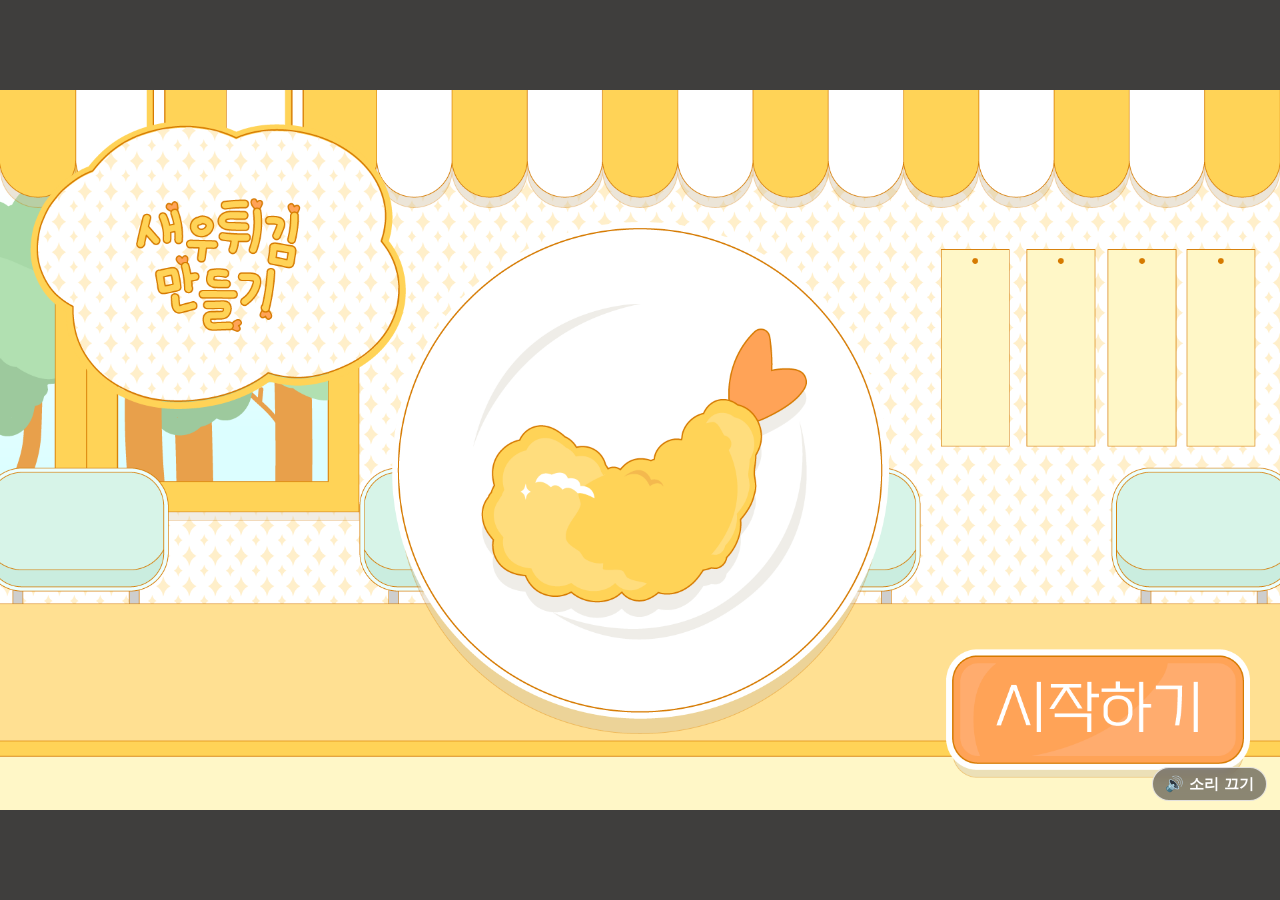
<file: shrimp_game/index.html>
<!DOCTYPE html>
<html lang="ko">
<head>
  <meta charset="UTF-8">
  <meta name="viewport" content="width=device-width, initial-scale=1.0">
  <title>새우튀김 만들기</title>
  <link rel="stylesheet" href="css/style.css">
  <script src="js/audio.js" defer></script>
  <script src="js/script.js" defer></script>
</head>
<body>
  <!-- 게임 화면 전체 -->
  <main class="game-stage" id="gameStage">

<img class="background" src="images/scene1/background.png" alt="배경">
<img class="layer title-board" src="images/scene1/title-board.png" alt="새우튀김 만들기">

<img class="layer plate" src="images/scene1/plate.png" alt="">

<img class="layer shrimp" src="images/scene1/shrimp.png" alt="새우튀김">

<div class="layer button-layer" id="buttonLayer">
  <img src="images/scene1/start-button.png" alt="">
  <button class="start-button" id="startButton" type="button" aria-label="게임 시작하기"></button>
</div>

<!-- 두 번째 장면 -->
<div class="scene-two" id="sceneTwo">

  <img src="images/scene2/background.png"
       class="scene2-background" alt="">

  <img src="images/scene2/character.png"
       class="scene2-character" alt="">

  <img src="images/scene2/speech1.png"
       class="scene2-bubble bubble-one" alt="">

  <img src="images/scene2/speech2.png"
       class="scene2-bubble bubble-two" alt="">

</div>
<!-- ==================================================
     세 번째 장면 : 새우튀김 만들기 안내 화면
     ================================================== -->

<div class="scene-three" id="sceneThree">

  <!-- 위에서 내려오는 안내 화면 -->
  <img
    src="images/scene3/info.png"
    class="scene3-info"
    alt="새우튀김 만들기 안내"
  >
  <!-- 안내 화면 진입 후 3초 뒤 나타나는 확인 버튼. INFO와 함께 퇴장합니다. -->
  <div id="scene3Okay" class="scene3-okay" aria-hidden="true">
    <img src="images/scene3/okay.png" class="scene3-okay-art" alt="">
    <button id="scene3OkayButton" class="scene3-okay-button" type="button"
            aria-label="좋아요, 게임 시작" disabled></button>
  </div>

</div>


<!-- ==================================================
     네 번째 장면 : 수중 게임
     ================================================== -->
<div class="scene-four" id="sceneFour">

  <!-- 1) 배경 -->
  <img
    src="images/scene4/underwater.png"
    class="scene4-background"
    alt=""
  >

  <!-- 2) 게임 프레임 -->
  <img
    src="images/scene4/frame1.png"
    class="scene4-frame"
    alt=""
  >

  <!-- 3) 새우튀김 피스 기본 UI -->
  <img
    src="images/scene4/0piece.png"
    class="scene4-piece-base"
    id="scene4PieceBase"
    alt=""
  >

<!-- 아래쪽 다이아 5개: 기본 흰색 -->
<img
  src="images/scene4/eatdia.png"
  class="scene4-piece-empty"
  alt=""
>

<!-- 먹은 개수만큼 노란색으로 채우는 이미지 -->
<img
  src="images/scene4/eatdia.png"
  class="scene4-piece-fill"
  id="scene4PieceFill"
  alt=""
>

<img
  src="images/scene4/arrows.png"
  class="scene4-arrows"
  alt=""
>



  <!-- 화살표 클릭 영역 -->
  <button
    class="scene4-arrow-btn scene4-arrow-left"
    id="scene4ArrowLeft"
    type="button"
    aria-label="왼쪽으로 이동"
  ></button>

  <button
    class="scene4-arrow-btn scene4-arrow-right"
    id="scene4ArrowRight"
    type="button"
    aria-label="오른쪽으로 이동"
  ></button>

  <!-- 6) 살아있는 새우 -->
  <img
    src="images/scene4/liveshrimp.png"
    class="scene4-shrimp"
    id="scene4Shrimp"
    alt=""
  >

  <!-- 7) 떨어지는 다이아 먹이 -->
  <div class="scene4-food-layer" id="scene4FoodLayer"></div>

  <!-- 8) 작은 물방울 -->
  <div class="scene4-bubble-layer" id="scene4BubbleLayer"></div>

  <!-- 9) 성공 연출 -->
  <img
    src="images/scene4/success.png"
    class="scene4-success"
    id="scene4Success"
    alt=""
  >

  <!-- 10) 새우튀김 피스 보상 -->
  <img
    src="images/scene4/piece.png"
    class="scene4-reward-piece"
    id="scene4RewardPiece"
    alt=""
  >

  <!-- 11) 시작 안내판 뒤의 하얀 뿌연 레이어 -->
  <div
    class="scene4-intro-backdrop"
    id="scene4IntroBackdrop"
  ></div>

  <!-- 12) 시작 안내판 -->
  <div class="scene4-intro" id="scene4Intro">
    <img
      src="images/scene4/1button.png"
      class="scene4-intro-panel"
      alt=""
    >

    <!-- 시작하려면 클릭하세요 영역 -->
    <button
      class="scene4-intro-start"
      id="scene4IntroStart"
      type="button"
      aria-label="게임 시작하기"
    ></button>
  </div>

</div>


<!-- ==================================================
     다섯 번째 장면 : 다음 배경
     ================================================== -->
<div class="scene-five" id="sceneFive">
  <img src="images/scene5/background5.png" class="scene5-background" alt="">

  <!-- 뒤쪽: 완성된 포장 이미지 (frame2 아래) -->
  <img id="scene5Packed" class="scene5-full scene5-packed" src="images/scene5/packed.png" alt="">
  <!-- 마우스를 따라 이동하는 장갑/용기/비닐: 프레임 바로 아래 -->
  <img id="scene5Held" class="scene5-full scene5-held" alt="">
  <!-- 프레임과 우측 상단 누적 보석 게이지 -->
  <img class="scene5-full scene5-frame" src="images/scene5/frame2.png" alt="">
  <img id="scene5Gauge" class="scene5-full scene5-gauge" src="images/scene5/1piece.png" alt="">

  <!-- 클릭 가능한 원래 자리의 도구와 새우 -->
  <img id="scene5Gloves" class="scene5-full scene5-item" src="images/scene5/gloves.png" alt="">
  <img id="scene5Package" class="scene5-full scene5-item" src="images/scene5/package.png" alt="">
  <img id="scene5Bag" class="scene5-full scene5-item" src="images/scene5/bag.png" alt="">
  <img id="scene5Shrimp" class="scene5-full scene5-item" src="images/scene5/shrimp1.png" alt="">

  <!-- 현재 차례의 오브젝트에만 노란 윤곽선이 천천히 점멸 -->
  <img id="scene5Highlight" class="scene5-full scene5-highlight" alt="">

  <!-- 대상 클릭 영역은 현재 단계의 오브젝트에만 활성화 -->
  <button id="scene5Target" class="scene5-target" type="button" aria-label="다음 작업 진행"></button>

  <!-- 보석 획득 연출과 성공 문구 -->
  <img id="scene5Reward" class="scene5-full scene5-reward" src="images/scene5/piece.png" alt="">
  <img id="scene5Success" class="scene5-full scene5-success" src="images/scene5/success.png" alt="">

  <!-- 게임 설명판: 반투명 흰 배경 위에 나타남 -->
  <div id="scene5IntroBackdrop" class="scene5-intro-backdrop"></div>
  <img id="scene5Panel" class="scene5-full scene5-panel" src="images/scene5/panel.png" alt="Stage 2 포장 안내">
  <button id="scene5Start" class="scene5-start" type="button" aria-label="포장 시작하기"></button>
</div>

<!-- 여섯 번째 장면: Stage 3 / 모든 PNG는 전체 캔버스 정렬 -->
<div id="sceneSix" class="scene-six">
  <img class="scene6-full scene6-background" src="images/scene6/background6.png" alt="">
  <img id="scene6Board" class="scene6-full scene6-board" src="images/scene6/doma.png" alt="">
  <img id="scene6Shrimp" class="scene6-full scene6-shrimp" src="images/scene6/shrimp2.png" alt="">
  <img id="scene6Salt" class="scene6-full scene6-salt" src="images/scene6/salt.png" alt="">
  <img id="scene6Fry" class="scene6-full scene6-fry" src="images/scene6/fry.png" alt="">
  <img id="scene6Highlight" class="scene6-full scene6-highlight" alt="">
  <img id="scene6Held" class="scene6-full scene6-held" alt="">
  <img id="scene6Reward" class="scene6-full scene6-reward" src="images/scene6/piece.png" alt="">
  <img class="scene6-full scene6-frame" src="images/scene6/frame6.png" alt="">
  <img id="scene6Gauge" class="scene6-full scene6-gauge" src="images/scene6/3piece.png" alt="">
  <button id="scene6Target" class="scene6-target" type="button" aria-label="다음 작업"></button>
  <div id="scene6IntroBackdrop" class="scene6-intro-backdrop"></div>
  <img id="scene6Panel" class="scene6-full scene6-panel" src="images/scene6/panel.png" alt="Stage 3 안내">
  <button id="scene6Start" class="scene6-start" type="button" aria-label="Stage 3 시작"></button>
</div>
<div id="sceneSeven" class="scene-seven">
  <img class="scene7-full scene7-background" src="images/scene7/background7.png" alt="">
  <img id="scene7Oil" class="scene7-full scene7-oil" src="images/scene7/oil.png" alt="">
  <div id="scene7BubbleLayer" class="scene7-bubble-layer" aria-hidden="true"></div>
  <div id="scene7Glow" class="scene7-glow" aria-hidden="true"></div>
  <img id="scene7Shrimp" class="scene7-full scene7-shrimp" src="images/scene7/fryshrimp.png" alt="">
  <img id="scene7HoldShrimp" class="scene7-full scene7-holdshrimp" src="images/scene7/holdshrimp.png" alt="">
  <img id="scene7Plate" class="scene7-full scene7-plate" src="images/scene7/plate.png" alt="">
  <img id="scene7Hold" class="scene7-full scene7-hold" src="images/scene7/hold.png" alt="">
  <img id="scene7Highlight" class="scene7-full scene7-highlight" alt="">
  <img id="scene7Held" class="scene7-full scene7-held" alt="">
  <img id="scene7Reward" class="scene7-full scene7-reward" src="images/scene7/piece.png" alt="">
  <img id="scene7Done" class="scene7-full scene7-done" src="images/scene7/done.png" alt="">
  <div id="scene7Confetti" class="scene7-confetti" aria-hidden="true"></div>
  <img class="scene7-full scene7-frame" src="images/scene7/frame6.png" alt="">
  <img id="scene7Gauge" class="scene7-full scene7-gauge" src="images/scene7/4piece.png" alt="">
  <button id="scene7Target" class="scene7-target" type="button" aria-label="다음 작업"></button>
</div>
<div id="sceneEight" class="scene-eight">
  <img class="scene8-background" src="images/scene8/background8.png" alt="">
</div>

<!-- 흰색 화면 전환 -->
<button id="soundToggle" type="button" aria-label="게임 소리 켜기 또는 끄기">🔊 소리 끄기</button>

<div class="white-transition" id="whiteTransition"></div>

  </main>
</body>
</html>
</file>
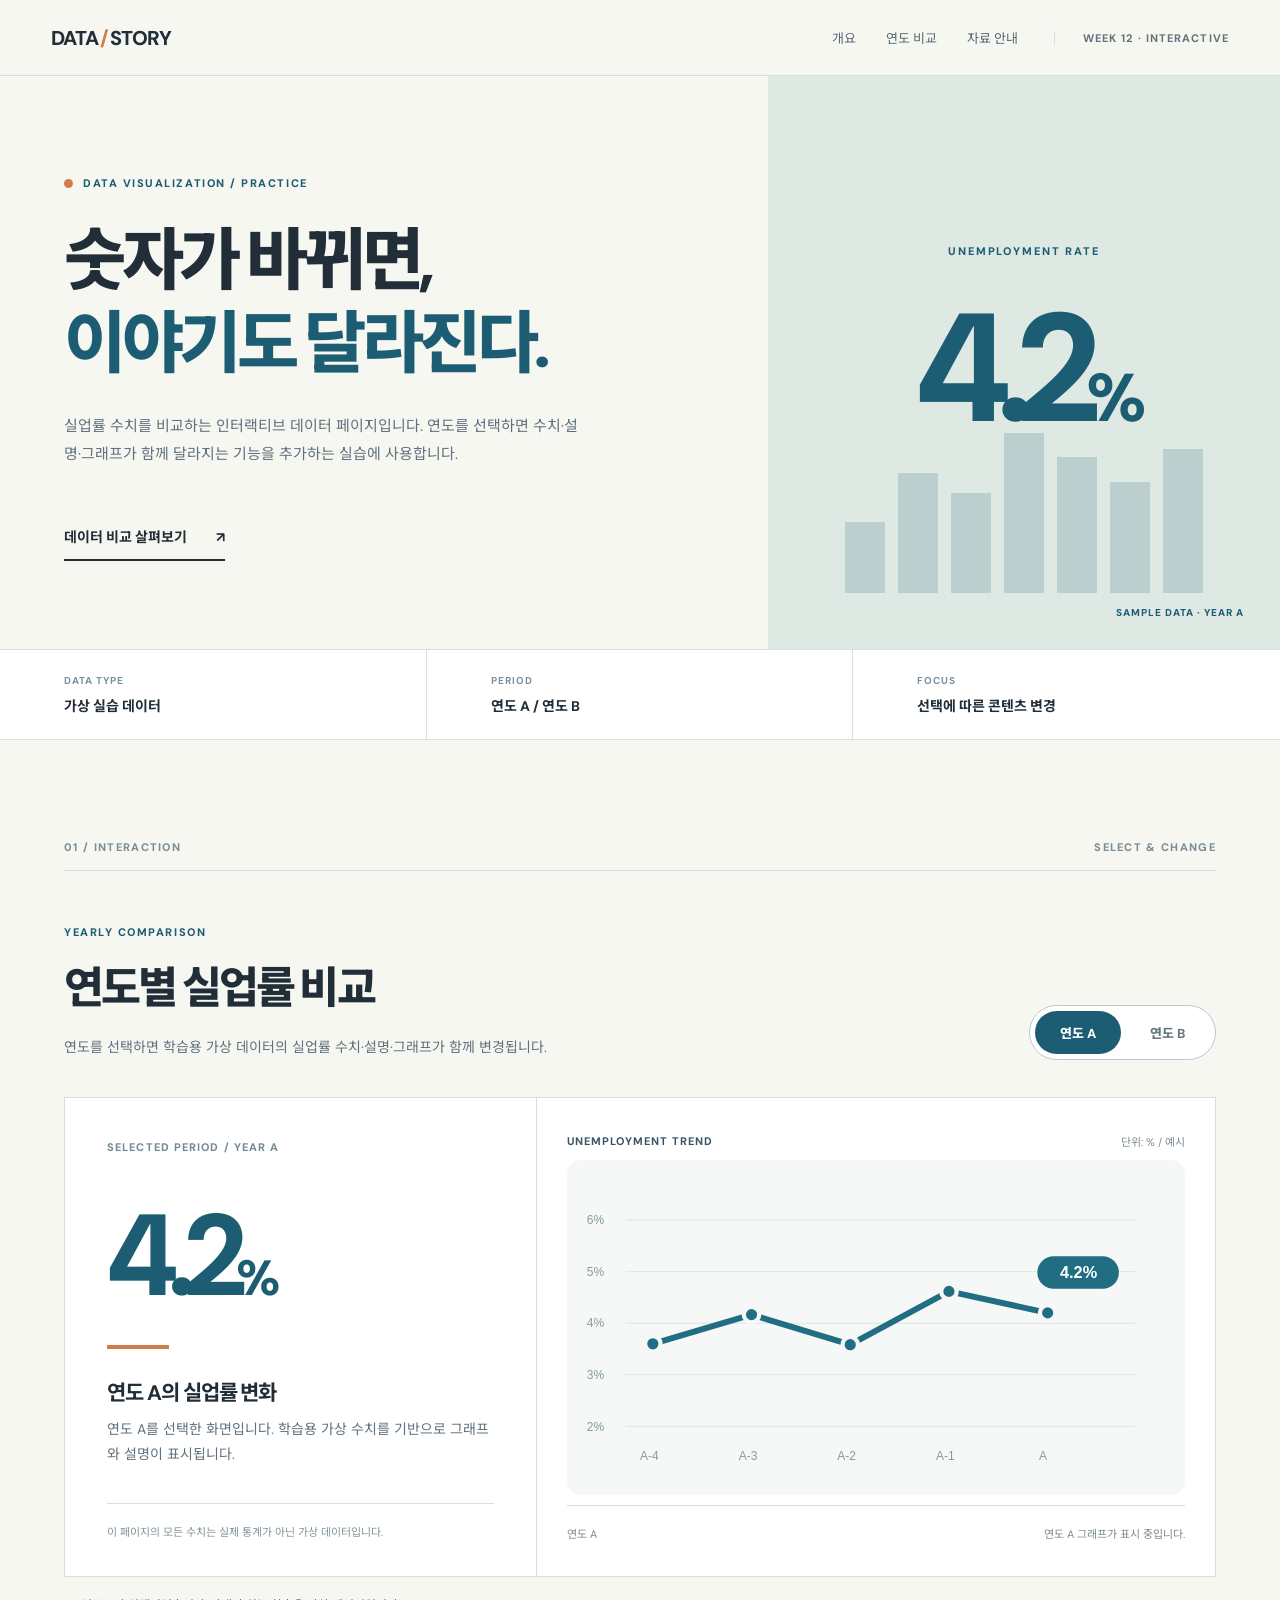
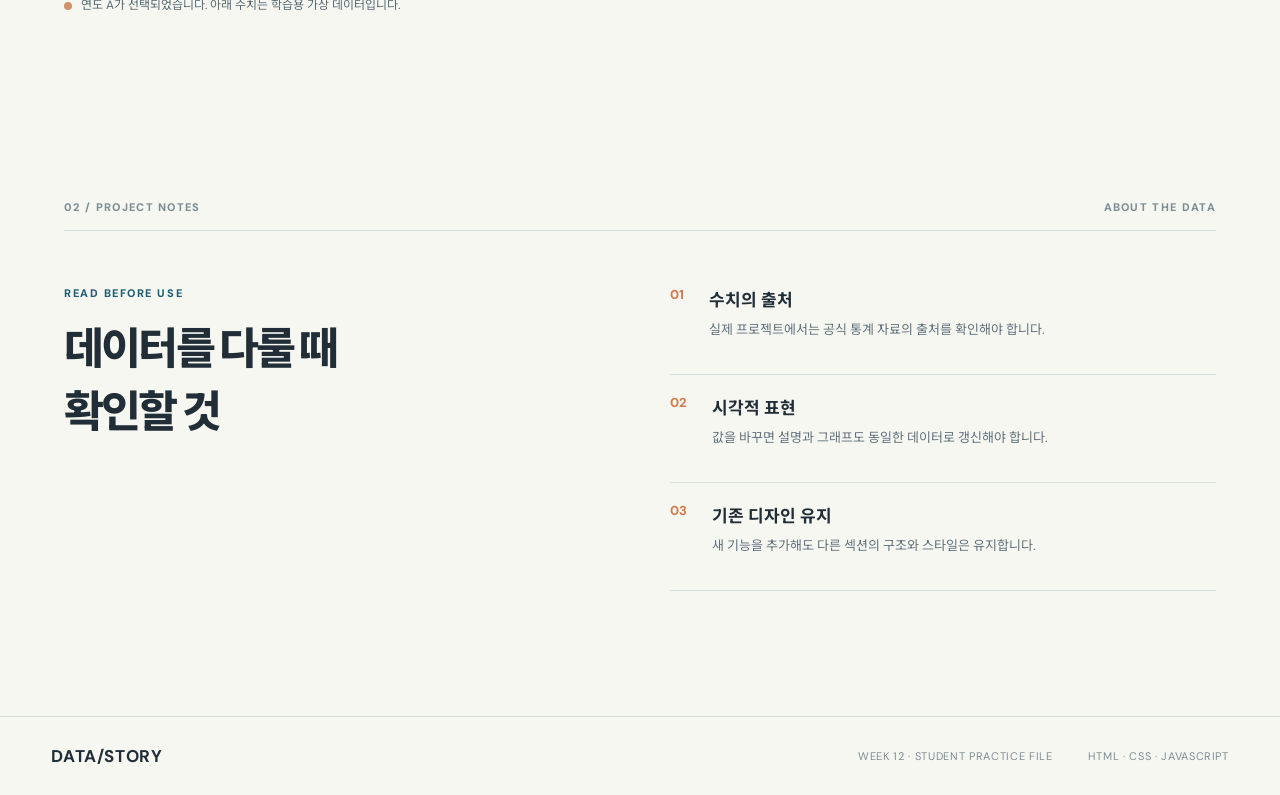
<file: week12_interactive_practice/index.html>
<!doctype html>
<html lang="ko">
<head>
  <meta charset="utf-8">
  <meta name="viewport" content="width=device-width, initial-scale=1">
  <meta name="description" content="12주차 인터랙티브반 실습: 실업률 시각화 페이지">
  <title>실업률 변화 살펴보기 | 12주차 공통 실습</title>
  <link rel="stylesheet" href="css/style.css">
</head>
<body>
  <header class="site-header">
    <a class="brand" href="#top" aria-label="데이터 스토리 첫 화면">DATA<span class="brand-mark">/</span>STORY</a>
    <nav aria-label="페이지 이동">
      <a href="#overview">개요</a>
      <a href="#unemployment-compare-section">연도 비교</a>
      <a href="#notes">자료 안내</a>
    </nav>
    <span class="course-label">WEEK 12 · INTERACTIVE</span>
  </header>

  <main id="top">
    <section class="hero" id="overview" aria-labelledby="hero-title">
      <div class="hero-content">
        <div class="eyebrow"><span class="eyebrow-dot"></span> DATA VISUALIZATION / PRACTICE</div>
        <h1 id="hero-title">숫자가 바뀌면,<br><em>이야기도 달라진다.</em></h1>
        <p class="hero-description">실업률 수치를 비교하는 인터랙티브 데이터 페이지입니다. 연도를 선택하면 수치·설명·그래프가 함께 달라지는 기능을 추가하는 실습에 사용합니다.</p>
        <a class="hero-link" href="#unemployment-compare-section">데이터 비교 살펴보기 <span aria-hidden="true">↗</span></a>
      </div>
      <div class="hero-visual" aria-hidden="true">
        <div class="hero-visual-label">UNEMPLOYMENT RATE</div>
        <div class="hero-big-number">4.2<span>%</span></div>
        <div class="hero-lines"><i></i><i></i><i></i><i></i><i></i><i></i><i></i></div>
        <div class="hero-foot">SAMPLE DATA · YEAR A</div>
      </div>
    </section>

    <section class="intro-strip" aria-label="데이터 안내">
      <div><span class="strip-label">DATA TYPE</span><strong>가상 실습 데이터</strong></div>
      <div><span class="strip-label">PERIOD</span><strong>연도 A / 연도 B</strong></div>
      <div><span class="strip-label">FOCUS</span><strong>선택에 따른 콘텐츠 변경</strong></div>
    </section>

    <section class="compare-section unemployment-compare-section reveal" id="unemployment-compare-section" aria-labelledby="compare-title">
      <div class="section-topline"><span>01 / INTERACTION</span><span>SELECT & CHANGE</span></div>
      <div class="compare-heading">
        <div>
          <p class="overline">YEARLY COMPARISON</p>
          <h2 id="compare-title">연도별 실업률 비교</h2>
          <p class="section-lead">연도를 선택하면 학습용 가상 데이터의 실업률 수치·설명·그래프가 함께 변경됩니다.</p>
        </div>
        <div class="year-selector" role="group" aria-label="연도 선택">
          <button type="button" class="year-button-a active" aria-pressed="true">연도 A</button>
          <button type="button" class="year-button-b" aria-pressed="false">연도 B</button>
        </div>
      </div>

      <div class="year-content">
        <article class="metric-panel" aria-labelledby="rate-label">
          <span class="metric-kicker" id="rate-label">SELECTED PERIOD / <span class="year-label">YEAR A</span></span>
          <div class="year-rate">4.2<span>%</span></div>
          <div class="metric-rule"></div>
          <h3 class="metric-title">연도 A의 실업률 변화</h3>
          <p class="year-description">연도 A를 선택한 화면입니다. 학습용 가상 수치를 기반으로 그래프와 설명이 표시됩니다.</p>
          <div class="metric-note">이 페이지의 모든 수치는 실제 통계가 아닌 가상 데이터입니다.</div>
        </article>
        <div class="chart-panel">
          <div class="chart-header"><strong>UNEMPLOYMENT TREND</strong><span>단위: % / 예시</span></div>
          <div class="chart-image-wrap"><img class="year-chart" src="images/year-a.svg" alt="가상 데이터 연도 A 실업률 추이 그래프"></div>
          <div class="chart-footer"><span class="chart-year">연도 A</span><span class="chart-status">연도 A 그래프가 표시 중입니다.</span></div>
        </div>
      </div>
      <p class="practice-status" role="status"><span class="status-dot"></span><span class="practice-status-message">연도 A가 선택되었습니다. 아래 수치는 학습용 가상 데이터입니다.</span></p>
    </section>

    <section class="insight-section reveal" id="notes">
      <div class="section-topline"><span>02 / PROJECT NOTES</span><span>ABOUT THE DATA</span></div>
      <div class="insight-layout">
        <div><p class="overline">READ BEFORE USE</p><h2>데이터를 다룰 때<br>확인할 것</h2></div>
        <div class="insight-list">
          <article><span>01</span><div><h3>수치의 출처</h3><p>실제 프로젝트에서는 공식 통계 자료의 출처를 확인해야 합니다.</p></div></article>
          <article><span>02</span><div><h3>시각적 표현</h3><p>값을 바꾸면 설명과 그래프도 동일한 데이터로 갱신해야 합니다.</p></div></article>
          <article><span>03</span><div><h3>기존 디자인 유지</h3><p>새 기능을 추가해도 다른 섹션의 구조와 스타일은 유지합니다.</p></div></article>
        </div>
      </div>
    </section>
  </main>
  <footer class="site-footer"><strong>DATA/STORY</strong><span>WEEK 12 · STUDENT PRACTICE FILE</span><span>HTML · CSS · JAVASCRIPT</span></footer>
  <script src="js/script.js"></script>
</body>
</html>
</file>
<file: shrimp_game/css/style.css>
/* =========================================================
   1. 기본 설정
   ========================================================= */
* {
  box-sizing: border-box;
}

html, body {
  width: 100%;
  height: 100%;
  margin: 0;
}

body {
  display: flex;
  align-items: center;
  justify-content: center;
  overflow: hidden;

  background-color: #3F3E3D;
}

@keyframes pastel-background {
  from {
    background-position: 0% 50%;
  }
  to {
    background-position: 100% 50%;
  }
}

/* =========================================================
   2. 게임 화면
   ========================================================= */

.game-stage {
  position: relative;
  flex: none;

  width: min(1280px, 100vw, 177.7778vh);
  aspect-ratio: 16 / 9;

  margin: auto;
  overflow: hidden;
  background: #fff;

  container-type: inline-size;
}

/* 첫 번째 장면 배경 */
.background {
  position: absolute;
  top: 0;
  left: 0;

  width: 100%;
  height: 100%;

  object-fit: fill;

  z-index: 1;
  pointer-events: none;
}

/* =========================================================
   3. 투명 이미지 레이어 공통 설정
   ========================================================= */
.layer {
  position: absolute;
  inset: 0;
  display: block;
  width: 100%;
  height: 100%;
  object-fit: fill;
  pointer-events: none;
}

/* 요소가 겹치는 순서 */
.title-board { z-index: 3; }
.plate       { z-index: 4; }
.shrimp      { z-index: 5; }
.button-layer {
  z-index: 6;
  transform-origin: 86% 88%;
}

/* =========================================================
   4. 새우튀김의 대기 애니메이션
   - 3초 간격으로 아주 조금만 통통 튑니다.
   - 퇴장 동작이 시작되면 JS가 이 애니메이션을 멈춥니다.
   ========================================================= */
.shrimp.is-idle {
  animation: shrimp-idle 3s ease-in-out infinite;
}

@keyframes shrimp-idle {
  /* 3초 주기 중 대부분은 가만히 있다가 두 번 연속 통통 튑니다. */
  0%, 70%, 100% {
    transform: translateY(0) rotate(0);
  }

  /* 첫 번째 점프: 기존처럼 살짝 높게 */
  76% {
    transform: translateY(-1.4%) rotate(-2deg);
  }
  81% {
    transform: translateY(0.5%) rotate(1.2deg);
  }
  84% {
    transform: translateY(0) rotate(-0.4deg);
  }

  /* 두 번째 점프: 첫 번째보다 작고 가볍게 */
  89% {
    transform: translateY(-0.7%) rotate(-1deg);
  }
  94% {
    transform: translateY(0.2%) rotate(0.6deg);
  }
  97% {
    transform: translateY(0) rotate(0);
  }
}

/* =========================================================
   5. 시작 버튼
   - 버튼 이미지 전체가 클릭/눌림 동작의 대상입니다.
   - 테두리를 별도 사각형으로 그리지 않습니다.
   ========================================================= */
.button-layer > img {
  display: block;
  width: 100%;
  height: 100%;
  object-fit: fill;
  transition: filter 140ms ease;
}

/* 이미지 위에 투명한 클릭 영역만 올립니다.
   버튼의 테두리는 이미지에 포함된 원래 모양을 그대로 사용합니다. */
.start-button {
  position: absolute;
  left: 73.7%;
  top: 77.3%;
  width: 24.2%;
  height: 18.6%;
  padding: 0;
  border: 0;
  border-radius: 0;
  outline: none;
  background: transparent;
  cursor: pointer;
  pointer-events: auto;
}

/* 마우스를 올리면 버튼 이미지에 노란색 테두리 느낌의 빛을 줍니다.
   별도 사각형 선을 그리지 않아 모서리 모양이 깨지지 않습니다. */
.button-layer:has(.start-button:hover) > img,
.button-layer:has(.start-button:focus-visible) > img {
  /* 빛 번짐 없이, 불투명한 노란색 선이 이미지 외곽을 따라 보이게 합니다. */
  filter:
    drop-shadow(1px 0 0 #ffdf00)
    drop-shadow(-1px 0 0 #ffdf00)
    drop-shadow(0 1px 0 #ffdf00)
    drop-shadow(0 -1px 0 #ffdf00);
}

/* 클릭 시 이미지 전체가 함께 아래로 눌립니다. */
.button-layer.is-pressed {
  transform: translateY(0.7%) scale(0.99);
}

/* =========================================================
   6. 시작 버튼 클릭 후 퇴장 애니메이션
   ========================================================= */
.title-board.is-exiting {
  /* 제목판은 움찔하지 않고 부드럽게 위로 사라집니다. */
  animation: title-leave 1.25s cubic-bezier(.22,.61,.36,1) forwards;
}

.plate.is-exiting {
  animation: plate-leave 1.25s cubic-bezier(.55,.02,.85,.35) forwards;
}

.shrimp.is-exiting {
  animation: shrimp-leave 1.2s cubic-bezier(.48,.02,.84,.34) forwards;
}

.button-layer.is-exiting {
  animation: button-leave 1.08s cubic-bezier(.55,.02,.85,.35) forwards;
  pointer-events: none;
}

/* 제목판: 준비 동작 없이 일정하고 부드럽게 위로 이동 */
@keyframes title-leave {
  from { transform: translateY(0); }
  to   { transform: translateY(-125%); }
}

/* 접시: 살짝 무게감 있게 위로 이동 */
@keyframes plate-leave {
  0%   { transform: translateY(0) rotate(0); }
  11%  { transform: translateY(2.5%) rotate(.8deg); }
  23%  { transform: translateY(-1%) rotate(-.5deg); }
  100% { transform: translateY(-135%) rotate(7deg); }
}

/* 새우: 접시보다 크게 흔들리고 살짝 늦게 따라갑니다. */
@keyframes shrimp-leave {
  0%   { transform: translateY(0) rotate(0); }
  9%   { transform: translateY(3.5%) rotate(-4deg); }
  20%  { transform: translateY(-1.5%) rotate(4deg); }
  31%  { transform: translateY(1%) rotate(-2deg); }
  100% { transform: translateY(-145%) rotate(-14deg); }
}

/* 버튼: 위쪽으로 움찔한 뒤 아래로 퇴장 */
@keyframes button-leave {
  0%   { transform: translateY(0.7%) scale(.99); }
  12%  { transform: translateY(-2.2%) scale(1.01); }
  100% { transform: translateY(130%) rotate(5deg); }
}

/* 사용자가 기기에서 움직임 줄이기를 설정한 경우 */
@media (prefers-reduced-motion: reduce) {
  .shrimp.is-idle {
    animation: none;
  }

  .title-board.is-exiting,
  .plate.is-exiting,
  .shrimp.is-exiting,
  .button-layer.is-exiting {
    animation-duration: .01ms;
  }
}

/* =========================
   두 번째 장면
========================= */

.scene-two {
  position: absolute;
  inset: 0;
  width: 100%;
  height: 100%;
  overflow: hidden;

  opacity: 0;
  visibility: hidden;
  z-index: 10;
}

.scene-two img {
  position: absolute;
  width: 100%;
  height: 100%;
  inset: 0;
  object-fit: fill;
  pointer-events: none;
}

/* 배경: 아주 천천히 오른쪽으로 */
.scene2-background {
  opacity: 0;
}

.scene-two.is-active .scene2-background {
  animation: background-move 7s ease-out forwards;
}

/* 인물: 아주 천천히 왼쪽으로 */
.scene2-character {
  opacity: 0;
}

.scene-two.is-active .scene2-character {
  animation: character-move 7s ease-out forwards;
}

/* 배경 이동 */
@keyframes background-move {
  from {
    opacity: 1;
    transform: translateX(0);
  }

  to {
    opacity: 1;
    transform: translateX(1.5%);
  }
}

/* 인물 이동 */
@keyframes character-move {
  from {
    opacity: 1;
    transform: translateX(0);
  }

  to {
    opacity: 1;
    transform: translateX(-1.5%);
  }
}

/* 말풍선 기본 상태 */
.scene2-bubble {
  opacity: 0;
}

/* 첫 번째 말풍선 */
.scene2-bubble.bubble-one.show {
  animation: bubble-fade-in 0.6s ease forwards;
}

/* 두 번째 말풍선 */
.scene2-bubble.bubble-two.show {
  animation: bubble-fade-in 0.6s ease forwards;
}

/* 말풍선은 움직이지 않고 부드럽게 등장 */
@keyframes bubble-fade-in {
  from {
    opacity: 0;
  }

  to {
    opacity: 1;
  }
}
/* =========================================================
   8. 흰색 화면 전환
   ========================================================= */

/* 흰색 화면 기본 상태 */
.white-transition {
  position: absolute;
  inset: 0;

  width: 100%;
  height: 100%;

  background: #ffffff;

  opacity: 0;
  visibility: hidden;

  z-index: 100;
  pointer-events: none;

  /* 0.5초 동안 부드럽게 페이드 */
  transition: opacity 0.5s ease-in-out;
}

/* 흰색 화면을 표시할 준비 */
.white-transition.is-visible {
  visibility: visible;
}

/* 완전히 흰색인 상태 */
.white-transition.is-white {
  opacity: 1;
}

/* =========================================================
   9. 세 번째 장면 : 안내 화면
   ========================================================= */

/* 안내 화면 전체 */
.scene-three {
  position: absolute;
  inset: 0;

  width: 100%;
  height: 100%;

  z-index: 30;

  /* 처음에는 화면 밖 위쪽에 위치합니다. */
  transform: translateY(-100%);

  pointer-events: none;
}

/* 안내 이미지 */
.scene3-info {
  display: block;

  width: 100%;
  height: 100%;

  object-fit: fill;
}

/* INFO와 동일한 1921×1081 기준 위치의 okay.png 오버레이 */
.scene3-okay {
  position: absolute;
  inset: 0;
  width: 100%;
  height: 100%;
  opacity: 0;
  visibility: hidden;
  pointer-events: none;
  transition: opacity .28s ease;
}
.scene3-okay.is-visible {
  opacity: 1;
  visibility: visible;
}
.scene3-okay-art {
  position: absolute;
  inset: 0;
  width: 100%;
  height: 100%;
  display: block;
  object-fit: fill;
  pointer-events: none;
}
.scene3-okay-button {
  position: absolute;
  left: 87.77%;
  top: 86.59%;
  width: 9.99%;
  height: 8.33%;
  border: 0;
  padding: 0;
  background: transparent;
  cursor: pointer;
  pointer-events: auto;
  touch-action: manipulation;
}
.scene3-okay-button:disabled { pointer-events: none; }

/* -----------------------------------------
   안내 화면이 위에서 아래로 내려오는 애니메이션
   ----------------------------------------- */

.scene-three.is-entering {
  animation: info-slide-down 0.5s
    cubic-bezier(0.16, 1, 0.3, 1) forwards;
}

@keyframes info-slide-down {

  from {
    transform: translateY(-100%);
  }

  to {
    transform: translateY(0);
  }

}


/* -----------------------------------------
   안내 화면이 아래에서 위로 올라가는 애니메이션
   ----------------------------------------- */

.scene-three.is-leaving {
  animation: info-slide-up 0.45s
    cubic-bezier(0.76, 0, 0.24, 1) forwards;
}

@keyframes info-slide-up {

  from {
    transform: translateY(0);
  }

  to {
    transform: translateY(-100%);
  }

}
/* =========================================================
   10. 네 번째 장면 : 수중 게임 화면
   ========================================================= */

/* 네 번째 장면 전체 */
.scene-four {
  position: absolute;
  inset: 0;

  width: 100%;
  height: 100%;

  overflow: hidden;

  /* 세 번째 장면 아래, 두 번째 장면 위 */
  z-index: 20;

  /* 처음에는 보이지 않습니다. */
  opacity: 0;
  visibility: hidden;
}

/* 네 번째 장면 시작 */
.scene-four.is-active {
  opacity: 1;
  visibility: visible;
}

/* 수중 배경 */
.scene4-background {
  position: absolute;
  inset: 0;

  width: 100%;
  height: 100%;

  object-fit: fill;

  z-index: 1;
}

/* =========================================================
   네 번째 장면의 추가 이미지나 버튼은
   앞으로 이 아래에 작성하면 됩니다.
   ========================================================= */

   /* =========================================================
   두 번째 장면 활성화
   ========================================================= */

.scene-two.is-active {
  opacity: 1;
  visibility: visible;
}
/* =========================================================
   11. 네 번째 장면 : 수중 게임
   ========================================================= */

.scene-four {
  position: absolute;
  inset: 0;
  width: 100%;
  height: 100%;
  overflow: hidden;

  opacity: 0;
  visibility: hidden;
  z-index: 20;
}

.scene-four.is-active {
  opacity: 1;
  visibility: visible;
}

.scene4-background,
.scene4-frame,
.scene4-piece-base,
.scene4-piece-fill,
.scene4-arrows,
.scene4-shrimp,
.scene4-success,
.scene4-reward-piece {
  position: absolute;
  inset: 0;
  width: 100%;
  height: 100%;
  object-fit: fill;
  pointer-events: none;
}

/* -------------------------
   레이어 순서
   ------------------------- */

.scene4-background { z-index: 1; }

.scene4-food-layer {
  position: absolute;
  inset: 0;
  z-index: 7;
  pointer-events: none;
}

.scene4-bubble-layer {
  position: absolute;
  inset: 0;
  z-index: 8;
  pointer-events: none;
}

.scene4-frame {
  z-index: 24;
}
.scene4-piece-base  { z-index: 10; }
.scene4-piece-fill  {
  z-index: 11;
  clip-path: inset(0 100% 0 0);
}
.scene4-arrows      { z-index: 12; }
.scene4-shrimp      {
  z-index: 13;
  transition: transform 0.28s cubic-bezier(.22,.61,.36,1);
}
.scene4-success     {
  z-index: 30;
  opacity: 0;
}
.scene4-reward-piece {
  z-index: 31;
  opacity: 0;
}

/* -------------------------
   시작 안내판과 배경 뿌옇게
   ------------------------- */

.scene4-intro-backdrop {
  position: absolute;
  inset: 0;

  background: rgba(255, 255, 255, 0.30);

  z-index: 40;
  opacity: 1;

  transition: opacity 0.55s ease;

  /* 게임 조작을 방해하지 않도록 */
  pointer-events: none;
}

.scene4-intro-backdrop.is-fading {
  opacity: 0;
  visibility: hidden;
  transition:
    opacity 0.55s ease,
    visibility 0s linear 0.55s;
}

.scene4-intro {
  position: absolute;
  inset: 0;
  z-index: 41;
  pointer-events: none;
  transform: translateY(0);
  opacity: 1;
}

.scene4-intro-panel {
  display: block;
  width: 100%;
  height: 100%;
  object-fit: fill;
  pointer-events: none;
}

/* 안내판 시작 버튼 클릭 영역 */
.scene4-intro-start {
  position: absolute;

  left: 32.7%;
  top: 67.6%;
  width: 34.6%;
  height: 14.2%;

  padding: 0;
  border: 0;
  background: transparent;

  cursor: pointer;
  pointer-events: auto;

  box-sizing: border-box;
}

/* 안내판 위로 슉 올라가며 사라짐 */
.scene4-intro.is-leaving {
  animation: scene4IntroLeave 0.55s cubic-bezier(.55,.02,.85,.35) forwards;
}

@keyframes scene4IntroLeave {
  0%   { transform: translateY(0); opacity: 1; }
  100% { transform: translateY(-110%); opacity: 0; }
}

/* 뒤의 뿌연 흰색은 서서히 사라짐 */
.scene4-intro-backdrop.is-fading {
  opacity: 0;
}

/* -------------------------
   화살표 버튼 클릭 영역
   ------------------------- */

.scene4-arrow-btn {
  position: absolute;
  z-index: 20;
  border: 0;
  background: transparent;
  cursor: pointer;
  padding: 0;
}

.scene4-arrow-left {
  left: 25.7%;
  top: 84.6%;
  width: 8.7%;
  height: 10.8%;
}

.scene4-arrow-right {
  left: 66.0%;
  top: 84.6%;
  width: 8.7%;
  height: 10.8%;
}

.scene4-arrow-btn:disabled {
  cursor: default;
  pointer-events: none;
}

/* -------------------------
   다이아 먹이
   ------------------------- */

.scene4-food {
  position: absolute;
  width: 2.3vw;
  aspect-ratio: 1 / 1;
  min-width: 24px;
  max-width: 46px;

  background: #ffffff;
  clip-path: polygon(50% 0%, 100% 50%, 50% 100%, 0% 50%);
  box-shadow:
    0 0 10px rgba(255,255,255,0.55),
    inset 0 0 4px rgba(255,255,255,0.6);

  transform: translate(-50%, -50%);
}

.scene4-food.is-caught {
  animation: scene4FoodCatch 0.28s ease-out forwards;
}

@keyframes scene4FoodCatch {
  0%   { transform: translate(-50%, -50%) scale(1); opacity: 1; }
  50%  { transform: translate(-50%, -50%) scale(1.45); opacity: 1; }
  100% { transform: translate(-50%, -50%) scale(0.3); opacity: 0; }
}

/* -------------------------
   물방울
   ------------------------- */

.scene4-bubble {
  position: absolute;
  width: var(--bubble-size);
  aspect-ratio: 1 / 1.3;
  background: rgba(255,255,255,var(--bubble-alpha));
  border-radius: 50% 50% 45% 45% / 55% 55% 45% 45%;
  pointer-events: none;
  animation: bubble-fall var(--bubble-duration) linear forwards;
}

@keyframes bubble-fall {
  from { transform: translate(-50%, -50%) translateY(0); }
  to { transform: translate(-50%, -50%) translateY(var(--bubble-distance)); }
}

/* -------------------------
   성공 연출
   ------------------------- */

.scene4-success.is-show {
  animation: scene4SuccessShow 2s ease forwards;
}

@keyframes scene4SuccessShow {
  0%   { opacity: 0; transform: scale(0.96); }
  20%  { opacity: 1; transform: scale(1); }
  70%  { opacity: 1; transform: scale(1); }
  100% { opacity: 0; transform: scale(1.03); }
}

.scene4-reward-piece.is-pop {
  animation: scene4PiecePop 0.65s cubic-bezier(.2,.9,.2,1) forwards;
}

@keyframes scene4PiecePop {
  0%   { opacity: 0; transform: scale(0.12); }
  55%  { opacity: 1; transform: scale(1.08); }
  75%  { opacity: 1; transform: scale(0.96); }
  100% { opacity: 1; transform: scale(1); }
}

.scene4-reward-piece.is-to-slot {
  animation: scene4PieceToSlot 0.75s cubic-bezier(.22,.61,.36,1) forwards;
}

@keyframes scene4PieceToSlot {
  0% {
    opacity: 1;
    transform: translate(0, 0) scale(1);
  }
  100% {
    opacity: 0;
    transform: translate(var(--piece-target-x), var(--piece-target-y)) scale(0.16);
  }
}

/* =========================================================
   12. 다섯 번째 장면
   ========================================================= */

.scene-five {
  position: absolute;
  inset: 0;
  width: 100%;
  height: 100%;
  overflow: hidden;

  opacity: 0;
  visibility: hidden;
  z-index: 25;
}

.scene-five.is-active {
  opacity: 1;
  visibility: visible;
}

.scene5-background {
  position: absolute;
  inset: 0;
  width: 100%;
  height: 100%;
  object-fit: fill;
}
/* =========================================
   SCENE 4 수정
   ========================================= */

/* 시작 버튼: 노란 테두리 9px 고정 */
.scene4-intro-start::after {
  border: 9px solid transparent;
  border-radius: 3% / 12%;
  box-shadow: none;
  box-sizing: border-box;
  pointer-events: none;
}

.scene4-intro-start:hover::after,
.scene4-intro-start:focus-visible::after {
  border-color: #ffdf00;
  box-shadow: none;
}

/* 새우는 화살표 아래 */
.scene4-shrimp {
  z-index: 14;
}

/* 화살표 이미지 */
.scene4-arrows {
  z-index: 18;
}

/* 화살표 클릭 영역 */
.scene4-arrow-btn {
  z-index: 20;
  opacity: 1;
}
/* 화살표 이미지보다 위에 다이아 게이지 */
.scene4-piece-empty {
  z-index: 22;
}

.scene4-piece-fill {
  z-index: 23;
  filter:
    brightness(0)
    saturate(100%)
    invert(79%)
    sepia(80%)
    saturate(1000%)
    hue-rotate(350deg);
}

/* 먹이는 2배 크게 */
.scene4-food {
  width: 4.6%;
  min-width: 0;
  max-width: none;
  aspect-ratio: 1 / 1;
}
.scene4-piece-empty {
  position: absolute;
  inset: 0;
  width: 100%;
  height: 100%;
  object-fit: fill;
  pointer-events: none;
}
.scene4-arrow-left {
  left: 26.05%;
  top: 84.6%;
  width: 7.75%;
  height: 10.7%;
}

.scene4-arrow-right {
  left: 66.65%;
  top: 84.6%;
  width: 7.75%;
  height: 10.7%;
}

/* =========================================================
   SCENE 5: 포장 단계 (1921x1081 전체 화면 PNG 레이어)
   ========================================================= */
.scene-five { z-index: 25; }
.scene5-full {
  position: absolute;
  inset: 0;
  width: 100%;
  height: 100%;
  object-fit: fill;
  pointer-events: none;
  user-select: none;
  -webkit-user-drag: none;
}
/* 배경 < 원래 오브젝트 < 포장 새우 < 선택 강조 < 마우스 추적 이미지 < 프레임 < 게이지 */
.scene5-background { z-index: 1; }
.scene5-item { z-index: 2; }
.scene5-packed { z-index: 6; opacity: 0; }
.scene5-packed.is-visible { opacity: 1; }
.scene5-highlight { z-index: 7; opacity: 0; }
.scene5-held { z-index: 8; display: none; }
.scene5-held.is-visible { display: block; }
.scene5-frame { z-index: 9; }
.scene5-gauge { z-index: 10; }
.scene5-highlight.is-blinking {
  animation: scene5Pulse 1.35s ease-in-out infinite alternate;
}
.scene5-highlight.is-hovered {
  animation: none;
  opacity: 1;
}
@keyframes scene5Pulse {
  from { opacity: 0; }
  to { opacity: 1; }
}
.scene5-target {
  position: absolute;
  z-index: 11;
  display: none;
  border: 0;
  background: transparent;
  padding: 0;
  cursor: pointer;
  touch-action: manipulation;
}
.scene5-target.is-active { display: block; }
.scene5-reward { z-index: 12; opacity: 0; }
.scene5-reward.is-pop {
  animation: scene5PiecePop .65s cubic-bezier(.2,.9,.2,1) forwards;
}
@keyframes scene5PiecePop {
  0% { opacity: 0; transform: scale(.12); }
  55% { opacity: 1; transform: scale(1.08); }
  75% { opacity: 1; transform: scale(.96); }
  100% { opacity: 1; transform: scale(1); }
}
.scene5-reward.is-to-slot {
  animation: scene5PieceToSlot .75s cubic-bezier(.22,.61,.36,1) forwards;
}
@keyframes scene5PieceToSlot {
  from { opacity: 1; transform: translate(0,0) scale(1); }
  to { opacity: 0; transform: translate(var(--piece-target-x),var(--piece-target-y)) scale(.16); }
}
.scene5-success { z-index: 13; opacity: 0; }
.scene5-success.is-show { animation: scene5SuccessShow 2s ease forwards; }
@keyframes scene5SuccessShow {
  0% { opacity: 0; transform: scale(.96); }
  20% { opacity: 1; transform: scale(1); }
  70% { opacity: 1; transform: scale(1); }
  100% { opacity: 0; transform: scale(1.03); }
}
.scene5-intro-backdrop {
  position: absolute;
  inset: 0;
  z-index: 20;
  background: rgba(255,255,255,.30);
  transition: opacity .55s ease;
}
.scene5-intro-backdrop.is-fading { opacity: 0; pointer-events: none; }
.scene5-panel { z-index: 21; }
.scene5-panel.is-leaving {
  animation: scene5PanelLeave .55s cubic-bezier(.55,.02,.85,.35) forwards;
}
@keyframes scene5PanelLeave {
  to { transform: translateY(-110%); opacity: 0; }
}
.scene5-start {
  position: absolute;
  z-index: 22;
  left: 32.7%;
  top: 67.5%;
  width: 34.4%;
  height: 15.3%;
  padding: 0;
  border: 0;
  background: transparent;
  cursor: pointer;
}
.scene5-start.is-hidden { display: none; }
.scene-six {
  position: absolute;
  inset: 0;
  z-index: 26;
  visibility: hidden;
  opacity: 0;
  pointer-events: none;
}
.scene-six.is-active { visibility: visible; opacity: 1; }
.scene6-background {
  position: absolute;
  inset: 0;
  width: 100%;
  height: 100%;
  object-fit: fill;
}

/* =========================================================
   SCENE 6 - 1921×1081 투명 PNG 전체 캔버스 레이어
   ========================================================= */
.scene-six { z-index: 26; pointer-events: auto; }
.scene-six:not(.is-active) { pointer-events: none; }
.scene6-full {
  position: absolute; inset: 0;
  width: 100%; height: 100%; object-fit: fill;
  pointer-events: none; user-select: none; -webkit-user-drag: none;
}
.scene6-background { z-index: 1; }
.scene6-board { z-index: 2; }
.scene6-shrimp, .scene6-salt, .scene6-fry { z-index: 3; }
.scene6-highlight { z-index: 4; opacity: 0; }
.scene6-highlight.is-blinking { animation: scene6Blink 1.25s ease-in-out infinite alternate; }
.scene6-highlight.is-hovered { animation: none; opacity: 1; }
@keyframes scene6Blink { from {opacity: 0;} to {opacity: 1;} }
.scene6-held { z-index: 5; display: none; will-change: transform; }
.scene6-held.is-visible { display: block; }
.scene6-reward { z-index: 6; opacity: 0; }
.scene6-reward.is-pop { animation: scene6Pop .65s cubic-bezier(.2,.9,.2,1) forwards; }
@keyframes scene6Pop {
  0% {opacity:0;transform:scale(.12)}
  55% {opacity:1;transform:scale(1.08)}
  75% {opacity:1;transform:scale(.96)}
  100% {opacity:1;transform:scale(1)}
}
.scene6-reward.is-to-slot { animation: scene6ToSlot .76s cubic-bezier(.22,.61,.36,1) forwards; }
@keyframes scene6ToSlot { from {opacity:1; transform:translate(0,0) scale(1)} to {opacity:0;transform:translate(var(--piece-target-x),var(--piece-target-y)) scale(.16)} }
.scene6-frame { z-index: 7; }
.scene6-gauge { z-index: 8; }
.scene6-target {
  position: absolute; z-index: 9; display: none;
  border: 0; padding: 0; background: transparent;
  cursor: pointer; touch-action: manipulation;
}
.scene6-target.is-active { display: block; }
.scene6-intro-backdrop {
  position: absolute; inset:0; z-index: 10;
  background:rgba(255,255,255,.30);
  transition: opacity .55s ease;
}
.scene6-intro-backdrop.is-fading { opacity:0; pointer-events:none; }
.scene6-panel { z-index: 11; }
.scene6-panel.is-leaving { animation: scene6PanelLeave .55s cubic-bezier(.55,.02,.85,.35) forwards; }
@keyframes scene6PanelLeave { to {transform:translateY(-110%);opacity:0;} }
.scene6-start {
  position:absolute; z-index: 12;
  left:32.7%; top:67.5%; width:34.4%; height:15.3%;
  border:0; padding:0; background:transparent; cursor:pointer;
  touch-action:manipulation;
}
.scene6-start.is-hidden { display:none; }
/* 살짝 기울인 소금통의 중심은 투명 PNG 안 실제 병 위치 */
.scene6-held.is-sprinkling {
  transform-origin: 10.7% 69%;
  animation: scene6Shake .19s ease-in-out 4 alternate;
}
@keyframes scene6Shake {
  from { transform: translate3d(var(--salt-dx),var(--salt-dy),0) rotate(166deg); }
  to   { transform: translate3d(var(--salt-dx),var(--salt-dy),0) rotate(186deg); }
}
.scene-six .scene6-shrimp.is-centering { transition: transform .58s ease; }
.scene-seven {
  position: absolute;
  inset: 0;
  z-index: 27;
  visibility: hidden;
  opacity: 0;
  pointer-events: none;
}
.scene-seven.is-active { visibility: visible; opacity: 1; pointer-events: auto; }
.scene-seven:not(.is-active) { pointer-events: none; }
.scene7-full {
  position: absolute;
  inset: 0;
  width: 100%;
  height: 100%;
  object-fit: fill;
  pointer-events: none;
  user-select: none;
  -webkit-user-drag: none;
}
.scene7-background { z-index: 1; }
.scene7-oil { z-index: 2; }
.scene7-bubble-layer {
  position: absolute;
  left: 42.4%;
  top: 49.2%;
  width: 16.2%;
  height: 25.4%;
  container-type: size;
  z-index: 3;
  overflow: visible;
  pointer-events: none;
  opacity: 0;
}
.scene7-glow {
  position: absolute;
  left: 34%;
  top: 28%;
  width: 32%;
  height: 54%;
  z-index: 4;
  opacity: 0;
  pointer-events: none;
  background:
    radial-gradient(circle at 50% 58%, rgba(255,248,196,.95) 0%, rgba(255,235,140,.85) 16%, rgba(255,213,92,.40) 34%, rgba(255,188,66,.16) 52%, rgba(255,188,66,0) 72%),
    radial-gradient(circle at 50% 58%, rgba(255,255,255,.78) 0%, rgba(255,255,255,0) 28%);
  filter: blur(6px);
  transform: scale(.72);
}
.scene7-glow.is-show {
  animation: scene7GlowBurst 1.25s cubic-bezier(.2,.9,.2,1) forwards;
}
.scene7-bubble-layer.is-active { opacity: 1; }
.scene7-bubble {
  position: absolute;
  aspect-ratio: 1 / 1;
  border: max(1px, 0.12cqw) solid rgba(255,255,255,.88);
  border-radius: 50%;
  background: rgba(255,255,255,.08);
  box-sizing: border-box;
  animation: scene7BubbleRise var(--bubble-duration, 2.1s) linear forwards;
  transform: translate3d(0,0,0) scale(.6);
}
@keyframes scene7BubbleRise {
  0% { transform: translate3d(0,0,0) scale(.4); opacity: 0; }
  10% { opacity: .92; }
  100% { transform: translate3d(var(--bubble-drift, 0cqw), calc(-1 * var(--bubble-rise, 65cqh)), 0) scale(1.12); opacity: 0; }
}
@keyframes scene7GlowBurst {
  0% { opacity: 0; transform: scale(.58); }
  22% { opacity: .95; transform: scale(.88); }
  55% { opacity: .82; transform: scale(1.05); }
  100% { opacity: 0; transform: scale(1.18); }
}
.scene7-shrimp { z-index: 6; }
.scene7-holdshrimp { z-index: 7; opacity: 0; }
.scene7-plate {
  z-index: 5;
  opacity: 0;
  transform: translate3d(-100%,0,0);
}
.scene7-plate.is-visible {
  animation: scene7PlateSlide 1.05s cubic-bezier(.22,.61,.36,1) both;
}
@keyframes scene7PlateSlide {
  from { opacity: 1; transform: translate3d(-100%,0,0); }
  to { opacity: 1; transform: translate3d(0,0,0); }
}
.scene7-hold { z-index: 7; }
.scene7-highlight { z-index: 4; opacity: 0; }
.scene7-highlight.is-blinking { animation: scene7Blink 1.2s ease-in-out infinite alternate; }
.scene7-highlight.is-hovered { animation: none; opacity: 1; }
@keyframes scene7Blink { from { opacity: 0; } to { opacity: 1; } }
.scene7-held { z-index: 8; display: none; will-change: transform; }
.scene7-held.is-visible { display: block; }
.scene7-reward { z-index: 9; opacity: 0; }
.scene7-reward.is-pop { animation: scene7RewardPop .65s cubic-bezier(.2,.9,.2,1) forwards; }
@keyframes scene7RewardPop {
  0% { opacity: 0; transform: scale(.12); }
  55% { opacity: 1; transform: scale(1.08); }
  75% { opacity: 1; transform: scale(.96); }
  100% { opacity: 1; transform: scale(1); }
}
.scene7-reward.is-to-slot { animation: scene7RewardToSlot .76s cubic-bezier(.22,.61,.36,1) forwards; }
@keyframes scene7RewardToSlot {
  from { opacity: 1; transform: translate(0,0) scale(1); }
  to { opacity: 0; transform: translate(var(--piece-target-x), var(--piece-target-y)) scale(.16); }
}
.scene7-done {
  z-index: 10;
  opacity: 0;
  transform: scale(.7) translateY(-20px);
}
.scene7-done.is-show { animation: scene7DonePop .7s cubic-bezier(.2,.9,.2,1) forwards; }
@keyframes scene7DonePop {
  0% { opacity: 0; transform: scale(.6) translateY(-26px); }
  62% { opacity: 1; transform: scale(1.08) translateY(0); }
  100% { opacity: 1; transform: scale(1) translateY(0); }
}
.scene7-confetti {
  position: absolute;
  inset: 0;
  z-index: 11;
  pointer-events: none;
  overflow: hidden;
}
.scene7-confetti-piece {
  position: absolute;
  top: -8%;
  width: var(--w, 10px);
  height: var(--h, 18px);
  background: var(--c, #ffd54f);
  border-radius: 2px;
  opacity: .96;
  animation: scene7ConfettiFall var(--dur, 2.3s) linear forwards;
}
@keyframes scene7ConfettiFall {
  0% { transform: translate3d(0,0,0) rotate(0deg); opacity: 0; }
  10% { opacity: 1; }
  100% { transform: translate3d(var(--dx, 0px), 118vh, 0) rotate(var(--rot, 540deg)); opacity: 0; }
}
.scene7-frame { z-index: 12; }
.scene7-gauge { z-index: 13; }
.scene7-target {
  position: absolute;
  z-index: 14;
  display: none;
  border: 0;
  padding: 0;
  background: transparent;
  cursor: pointer;
  touch-action: manipulation;
}
.scene7-target.is-active { display: block; }
.scene-eight {
  position: absolute;
  inset: 0;
  z-index: 28;
  visibility: hidden;
  opacity: 0;
  pointer-events: none;
}
.scene-eight.is-active { visibility: visible; opacity: 1; }
.scene8-background {
  position: absolute;
  inset: 0;
  width: 100%;
  height: 100%;
  object-fit: fill;
}

/* Game sound toggle: above UI, unobtrusive and remains accessible. */
#soundToggle {
  position:absolute; right:1.0%; bottom:1.2%; z-index:120;
  border:1px solid rgba(255,255,255,.75); border-radius:22px;
  background:rgba(48,45,49,.56);color:white;
  padding:6px 12px;font:600 clamp(10px,1.3cqw,15px)/1.35 system-ui,sans-serif;
  cursor:pointer; backdrop-filter:blur(5px); -webkit-backdrop-filter:blur(5px);
}
#soundToggle:hover, #soundToggle:focus-visible {background:rgba(48,45,49,.78);outline:2px solid #ffd75b;}
</file>
<file: week12_interactive_practice/css/style.css>
@import url('https://fonts.googleapis.com/css2?family=DM+Sans:wght@400;500;600;700;800&family=Noto+Sans+KR:wght@400;500;600;700;800&display=swap');
:root{--ink:#212e37;--ink-light:#61717d;--blue:#1d5d73;--mint:#e4efe9;--paper:#f7f7f2;--line:#d9dfdd;--orange:#d07c4e}
*{box-sizing:border-box}html{scroll-behavior:smooth}body{margin:0;background:var(--paper);color:var(--ink);font-family:'DM Sans','Noto Sans KR',sans-serif}button,a{font:inherit}a{color:inherit;text-decoration:none}.site-header{height:76px;display:flex;align-items:center;gap:36px;padding:0 max(4vw,28px);border-bottom:1px solid var(--line);background:var(--paper)}.brand{font-size:20px;font-weight:800;letter-spacing:-.05em;white-space:nowrap}.brand-mark{color:var(--orange);margin:0 2px}.site-header nav{display:flex;gap:30px;margin-left:auto}.site-header nav a{font-size:13px;color:#566974}.site-header nav a:hover{color:var(--blue)}.course-label{padding-left:28px;border-left:1px solid var(--line);font-size:11px;font-weight:700;letter-spacing:.1em;color:#61727a;white-space:nowrap}.hero{display:grid;grid-template-columns:1.2fr .8fr;min-height:565px;max-width:1440px;margin:auto}.hero-content{padding:100px 5vw 88px;display:flex;flex-direction:column;align-items:flex-start}.eyebrow,.overline{font-size:11px;letter-spacing:.14em;font-weight:800;color:var(--blue)}.eyebrow{display:flex;align-items:center;gap:10px}.eyebrow-dot{width:9px;height:9px;border-radius:50%;background:var(--orange)}h1,h2,h3,p{margin-top:0}.hero h1{font-size:clamp(44px,5.3vw,80px);line-height:1.22;letter-spacing:-.065em;font-weight:800;margin:30px 0 26px}.hero h1 em{font-style:normal;color:var(--blue)}.hero-description{max-width:520px;font-size:15px;line-height:1.9;color:var(--ink-light)}.hero-link{margin-top:29px;padding:13px 0;border-bottom:2px solid var(--ink);font-size:14px;font-weight:700}.hero-link span{margin-left:26px}.hero-visual{background:#dfe9e4;position:relative;display:flex;flex-direction:column;align-items:center;justify-content:center;overflow:hidden}.hero-visual-label{font-size:11px;letter-spacing:.17em;color:var(--blue);font-weight:800}.hero-big-number{position:relative;z-index:2;font-size:clamp(85px,12vw,165px);letter-spacing:-.1em;font-weight:800;line-height:1.45;color:var(--blue)}.hero-big-number span{font-size:.44em}.hero-lines{display:flex;gap:13px;position:absolute;align-items:flex-end;justify-content:center;bottom:56px;left:0;right:0;height:160px;opacity:.18}.hero-lines i{height:var(--h);width:40px;background:var(--blue)}.hero-lines i:nth-child(1){--h:44%}.hero-lines i:nth-child(2){--h:75%}.hero-lines i:nth-child(3){--h:62%}.hero-lines i:nth-child(4){--h:100%}.hero-lines i:nth-child(5){--h:85%}.hero-lines i:nth-child(6){--h:69%}.hero-lines i:nth-child(7){--h:90%}.hero-foot{position:absolute;bottom:30px;right:36px;color:var(--blue);font-size:10px;font-weight:800;letter-spacing:.1em}.intro-strip{display:grid;grid-template-columns:repeat(3,1fr);border-top:1px solid var(--line);border-bottom:1px solid var(--line);background:#fff}.intro-strip div{display:flex;flex-direction:column;gap:8px;padding:24px 5vw;border-right:1px solid var(--line)}.intro-strip div:last-child{border-right:0}.strip-label{color:#78909b;font-size:10px;letter-spacing:.1em;font-weight:700}.intro-strip strong{font-size:14px}.compare-section,.insight-section{max-width:1320px;margin:auto;padding:100px 5vw}.section-topline{display:flex;justify-content:space-between;padding-bottom:16px;border-bottom:1px solid var(--line);font-size:11px;font-weight:800;letter-spacing:.12em;color:#7b8d94}.compare-heading{display:flex;justify-content:space-between;align-items:flex-end;gap:32px;padding:54px 0 37px}.overline{margin-bottom:14px}.compare-heading h2,.insight-layout h2{font-size:clamp(32px,3.4vw,51px);letter-spacing:-.065em;margin:0 0 18px;font-weight:800}.section-lead{font-size:14px;line-height:1.9;color:var(--ink-light);max-width:650px;margin:0}.year-selector{border:1px solid #b9c9cc;display:flex;padding:5px;border-radius:30px;gap:4px;flex-shrink:0;background:white}.year-selector button{cursor:pointer;border:0;border-radius:24px;background:transparent;color:#677883;padding:12px 25px;font-size:13px;font-weight:800}.year-selector button.active{background:var(--blue);color:white}.year-selector button:focus-visible{outline:3px solid #e5a167;outline-offset:3px}.year-content{display:grid;grid-template-columns:.82fr 1.18fr;min-height:480px;border:1px solid var(--line);background:white}.metric-panel{padding:42px 42px 34px;border-right:1px solid var(--line);display:flex;flex-direction:column}.metric-kicker{font-size:11px;font-weight:700;letter-spacing:.1em;color:#728792}.year-rate{font-size:clamp(74px,9vw,124px);color:var(--blue);font-weight:800;letter-spacing:-.095em;line-height:1.35;margin-top:25px}.year-rate span{font-size:.43em}.metric-rule{height:4px;width:62px;background:var(--orange);margin:10px 0 27px}.metric-title{font-size:21px;letter-spacing:-.05em;margin-bottom:10px}.year-description{font-size:14px;color:var(--ink-light);line-height:1.8}.metric-note{margin-top:auto;border-top:1px solid var(--line);padding-top:19px;font-size:11px;color:#84949c;line-height:1.7}.chart-panel{padding:35px 30px;display:flex;flex-direction:column}.chart-header,.chart-footer{display:flex;justify-content:space-between;align-items:center;gap:20px;font-size:11px;color:#7e8b92}.chart-header strong{letter-spacing:.09em;color:#385364}.chart-image-wrap{flex:1;min-height:320px;display:flex;align-items:center;justify-content:center}.year-chart{width:100%;max-width:670px;display:block;height:auto}.chart-footer{border-top:1px solid var(--line);padding-top:19px}.practice-status{display:flex;align-items:center;gap:9px;color:#576b74;font-size:12px;line-height:1.6;margin:19px 0 0}.status-dot{width:8px;height:8px;background:#d09267;border-radius:50%;flex-shrink:0}.insight-section{padding-top:85px;padding-bottom:125px}.insight-layout{display:grid;grid-template-columns:1fr 1fr;gap:60px;padding-top:55px}.insight-list article{display:flex;gap:25px;border-bottom:1px solid var(--line);padding:19px 0}.insight-list article:first-child{padding-top:0}.insight-list article>span{color:var(--orange);font-size:13px;font-weight:800}.insight-list h3{font-size:17px;margin-bottom:8px}.insight-list p{font-size:13px;color:var(--ink-light);line-height:1.75}.site-footer{border-top:1px solid var(--line);padding:28px max(4vw,28px);display:flex;align-items:center;gap:35px;color:#7d8d94;font-size:11px;letter-spacing:.06em}.site-footer strong{font-size:17px;color:var(--ink);margin-right:auto}.reveal{transition:opacity .65s ease,transform .65s ease}.has-js .reveal:not(.is-visible){opacity:0;transform:translateY(24px)}@media(max-width:900px){.hero{grid-template-columns:1fr}.hero-content{padding:65px 6vw}.hero-visual{min-height:320px}.course-label{display:none}.compare-heading{align-items:flex-start;flex-direction:column}.year-content{grid-template-columns:1fr}.metric-panel{border-right:0;border-bottom:1px solid var(--line)}.insight-layout{grid-template-columns:1fr;gap:25px}}@media(max-width:560px){.site-header{height:66px;padding:0 20px}.site-header nav{gap:14px}.site-header nav a{font-size:11px}.brand{font-size:16px}.hero h1{font-size:42px}.intro-strip{grid-template-columns:1fr}.intro-strip div{border-right:0;border-bottom:1px solid var(--line);padding:16px 6vw}.compare-section,.insight-section{padding:65px 6vw}.metric-panel{padding:29px 23px}.chart-panel{padding:24px 18px}.chart-image-wrap{min-height:220px}.year-rate{font-size:84px}.site-footer{flex-wrap:wrap;gap:12px}.site-footer strong{width:100%}}
@media(prefers-reduced-motion:reduce){*,*::before,*::after{animation-duration:.01ms!important;transition-duration:.01ms!important;scroll-behavior:auto!important}}
</file>
